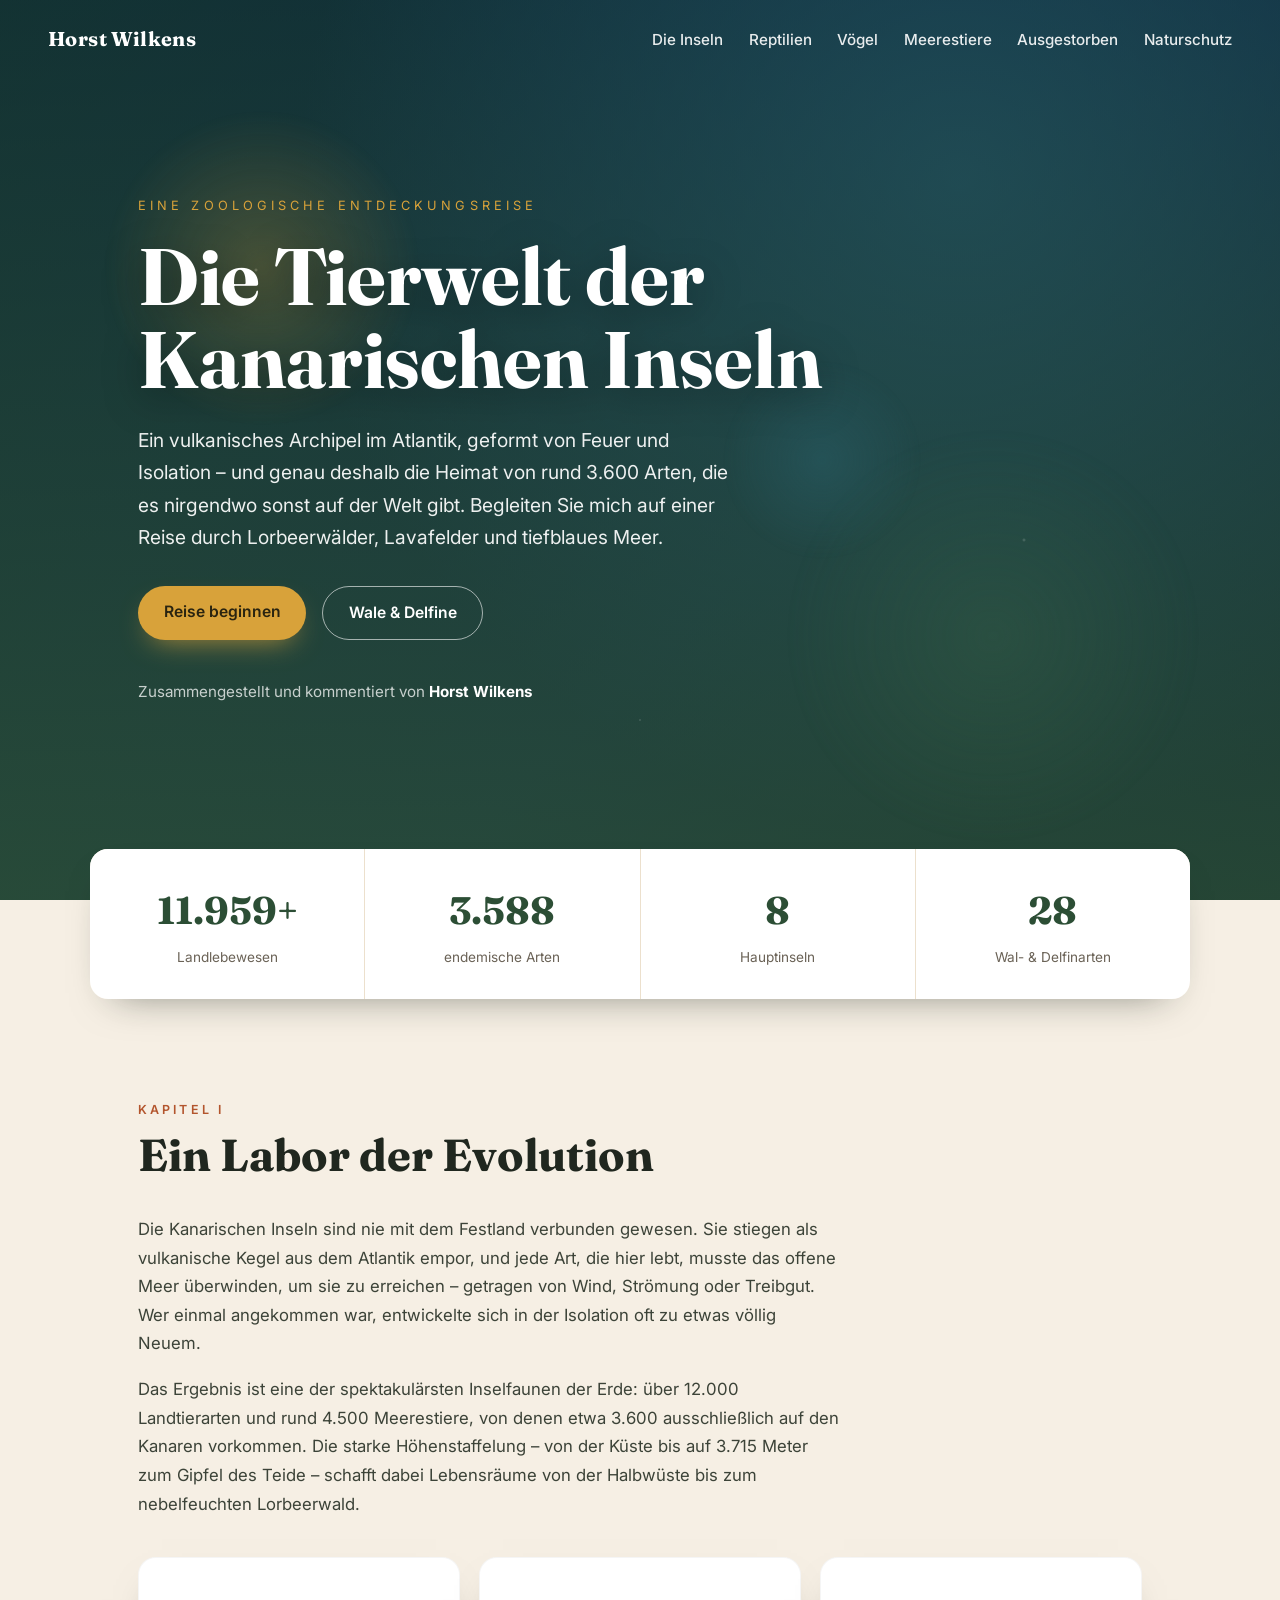
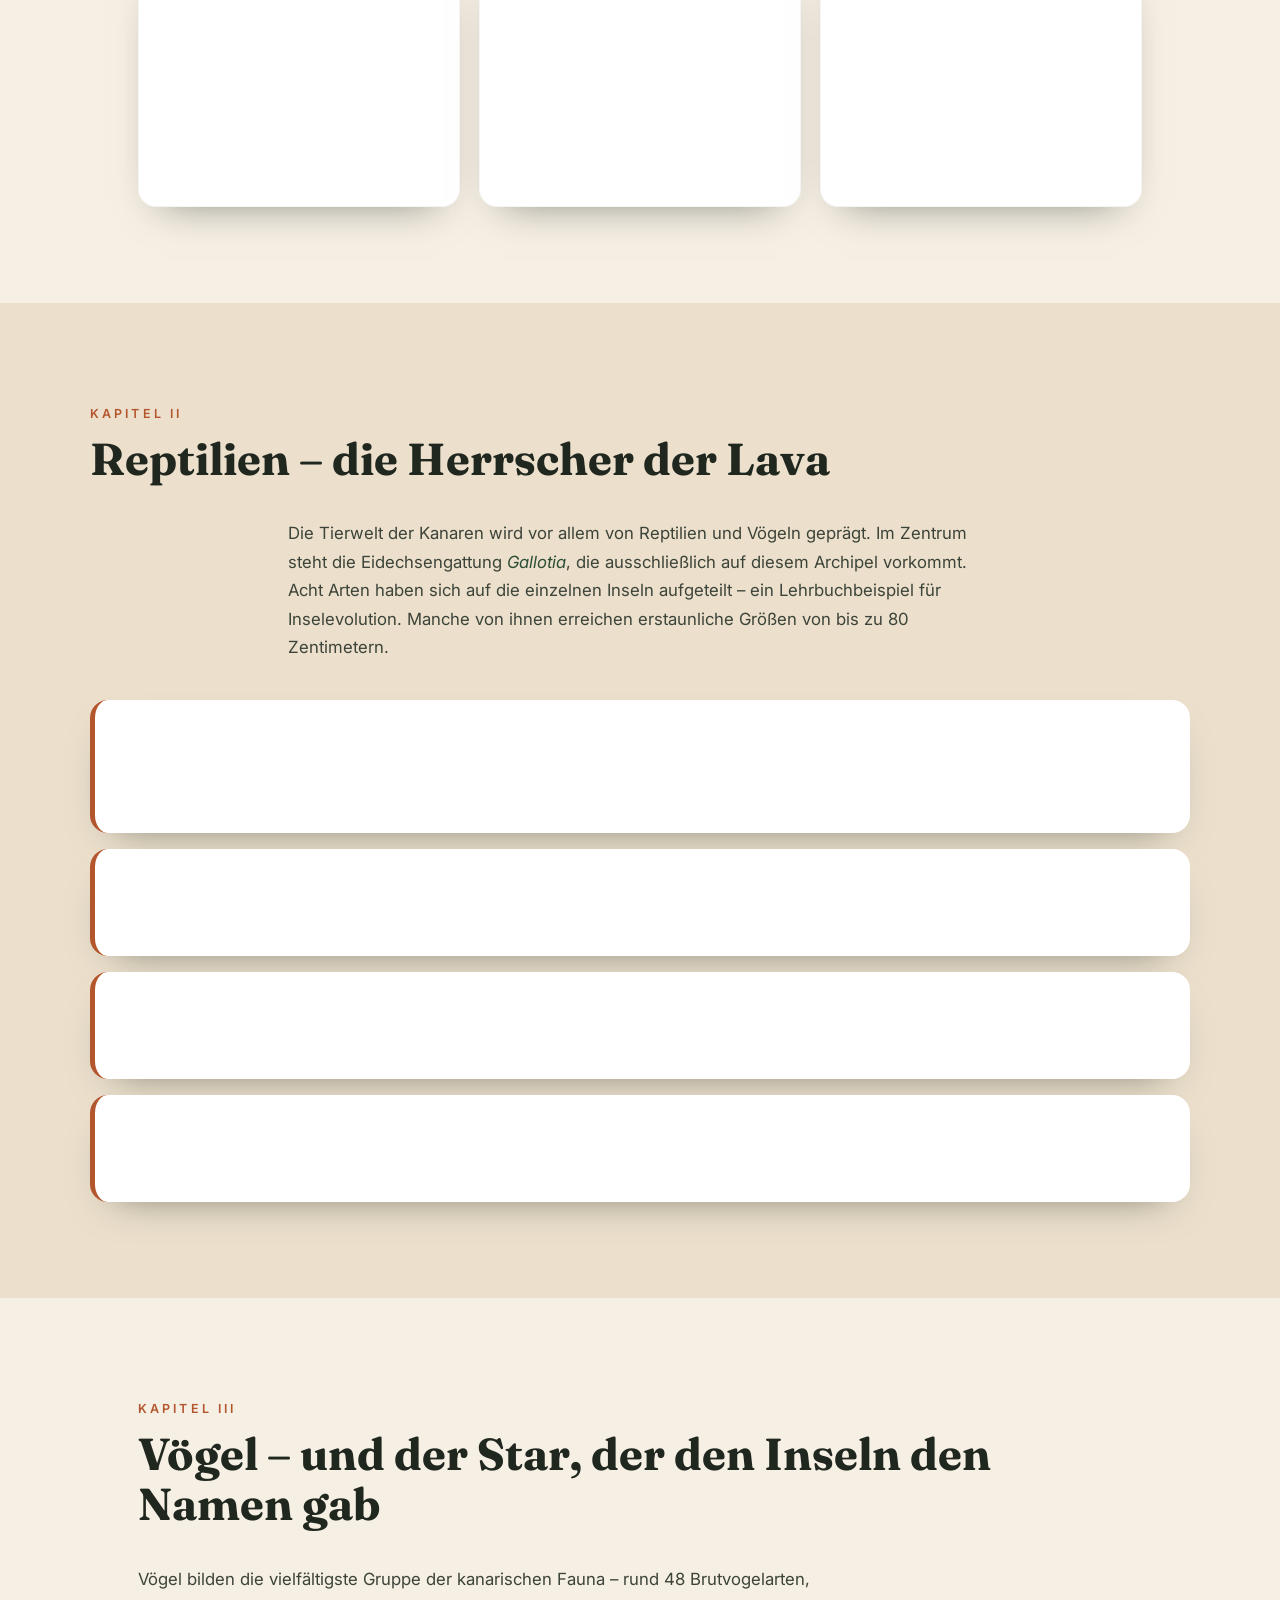
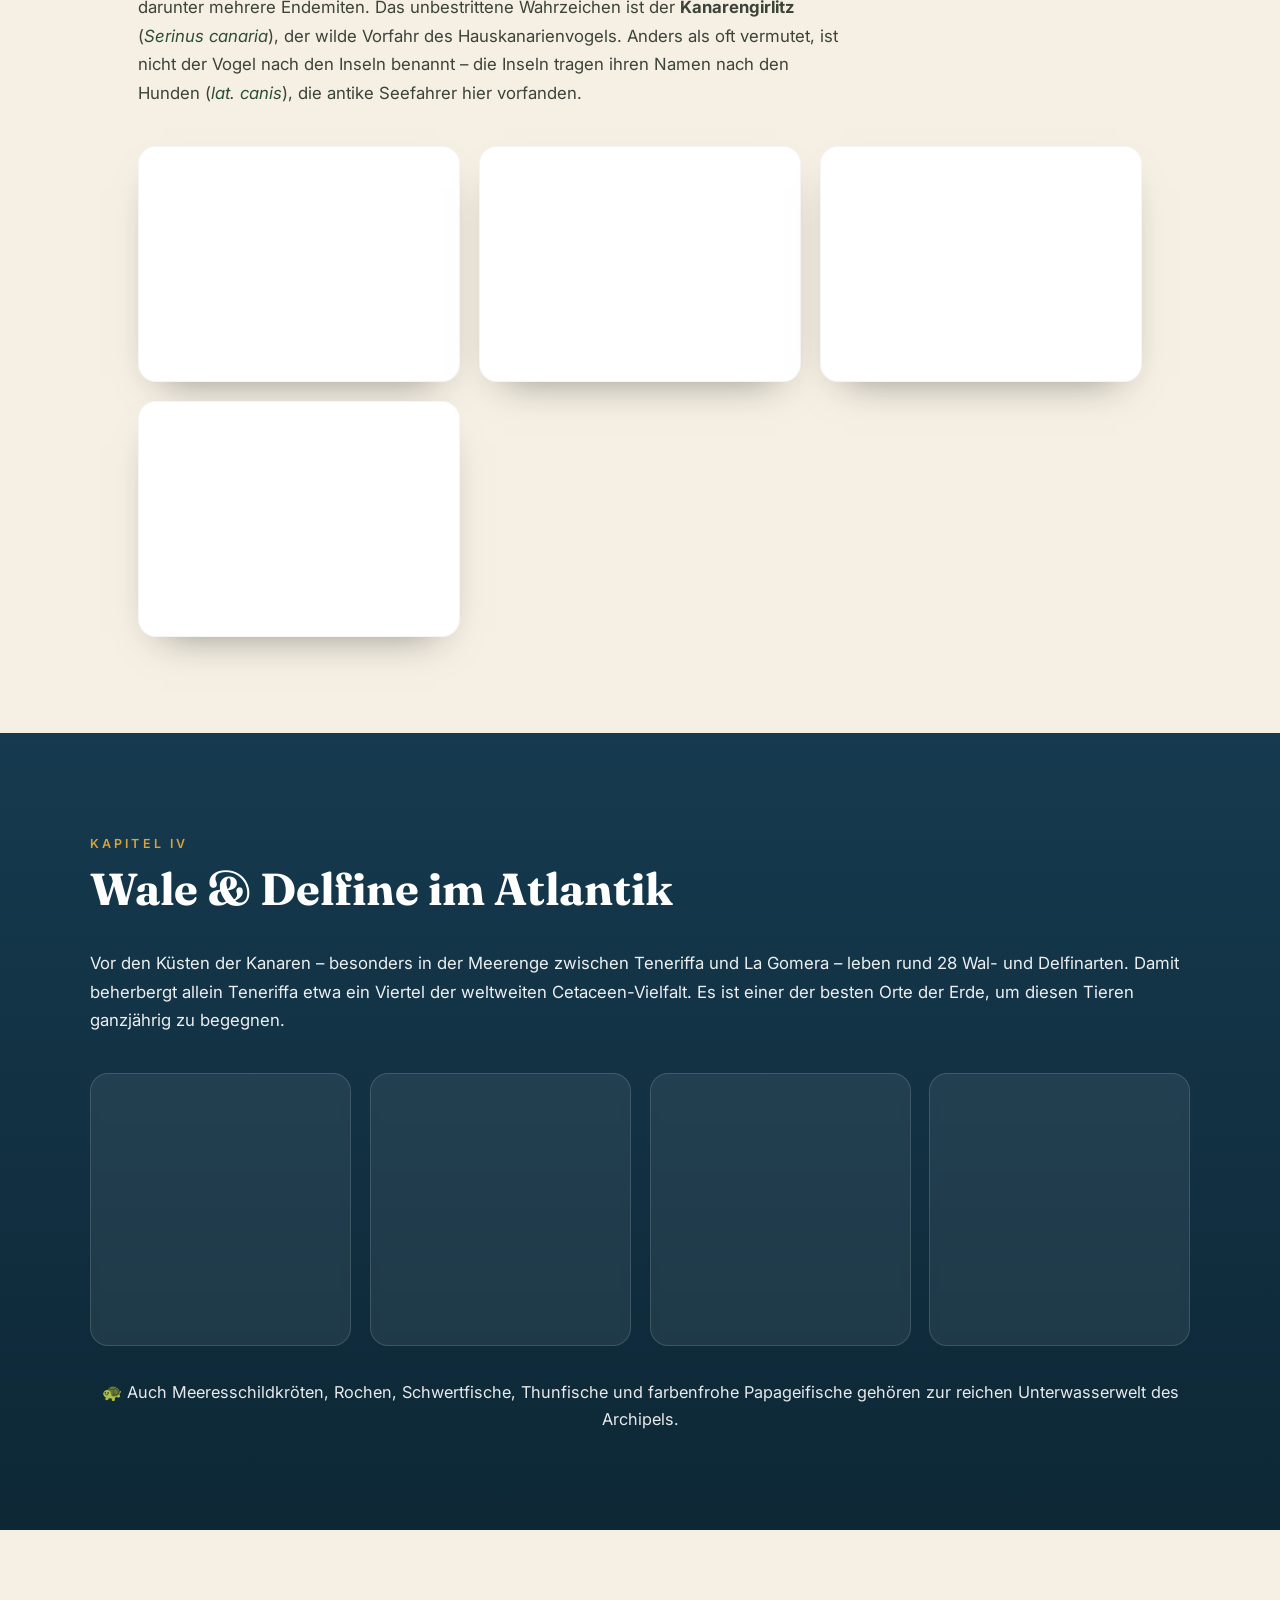
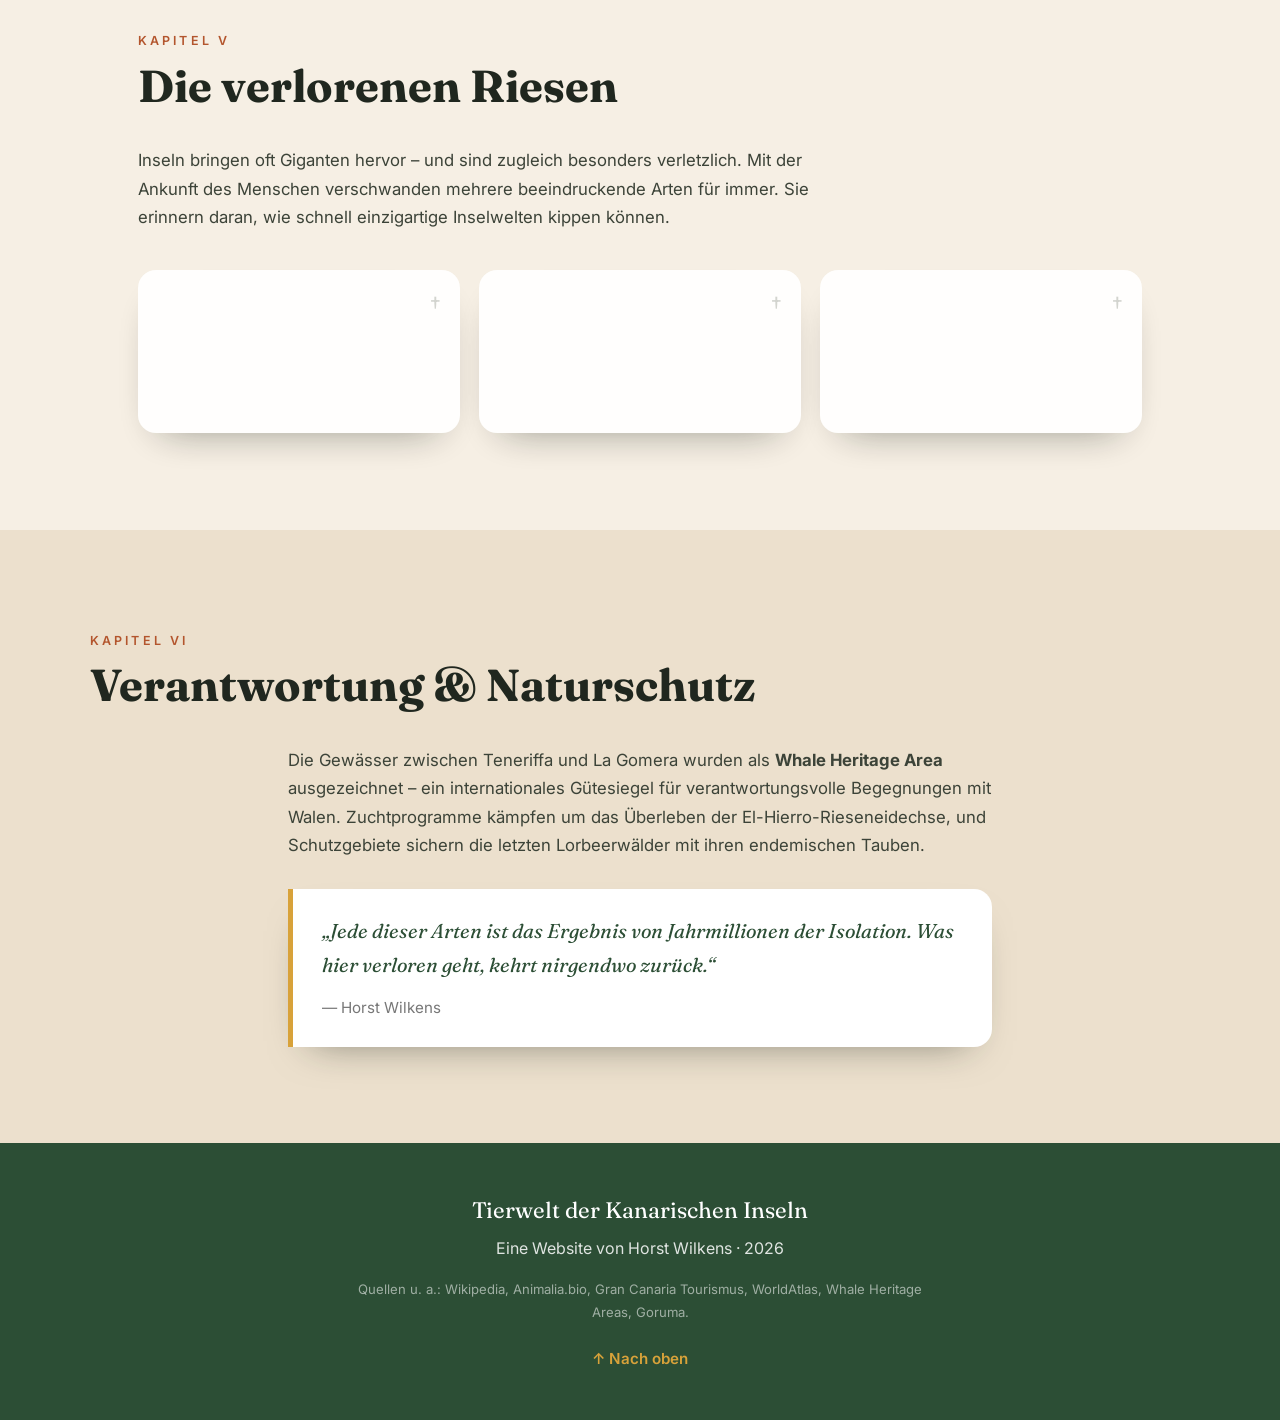
<file: index.html>
<!DOCTYPE html>
<html lang="de">
<head>
  <meta charset="UTF-8" />
  <meta name="viewport" content="width=device-width, initial-scale=1.0" />

  <!-- Primäres SEO -->
  <title>Tierwelt der Kanarischen Inseln | Horst Wilkens</title>
  <meta name="description" content="Eine zoologische Entdeckungsreise durch die einzigartige Fauna der Kanarischen Inseln: endemische Rieseneidechsen (Gallotia), der Kanarengirlitz, Wale und Delfine im Atlantik sowie ausgestorbene Inselriesen. Recherchiert und kommentiert von Horst Wilkens." />
  <meta name="keywords" content="Kanarische Inseln, Tierwelt, Fauna, endemische Arten, Gallotia, Rieseneidechse, Kanarengirlitz, Serinus canaria, Wale, Delfine, Grindwal, Teneriffa, Gran Canaria, Naturschutz, Horst Wilkens" />
  <meta name="author" content="Horst Wilkens" />
  <meta name="robots" content="index, follow, max-image-preview:large" />
  <meta name="theme-color" content="#163a4f" />
  <link rel="canonical" href="https://horst-wilkens.example/" />

  <!-- Open Graph -->
  <meta property="og:type" content="website" />
  <meta property="og:locale" content="de_DE" />
  <meta property="og:site_name" content="Tierwelt der Kanarischen Inseln" />
  <meta property="og:title" content="Tierwelt der Kanarischen Inseln | Horst Wilkens" />
  <meta property="og:description" content="Endemische Rieseneidechsen, der Kanarengirlitz, Wale und Delfine im Atlantik – eine zoologische Reise durch das Inselleben der Kanaren." />
  <meta property="og:url" content="https://horst-wilkens.example/" />
  <meta property="og:image" content="https://horst-wilkens.example/og-image.jpg" />
  <meta property="og:image:alt" content="Vulkanische Kanareninsel im Atlantik mit ihrer Tierwelt" />

  <!-- Twitter Card -->
  <meta name="twitter:card" content="summary_large_image" />
  <meta name="twitter:title" content="Tierwelt der Kanarischen Inseln | Horst Wilkens" />
  <meta name="twitter:description" content="Endemische Eidechsen, der Kanarengirlitz, Wale und Delfine – die einzigartige Fauna der Kanaren." />
  <meta name="twitter:image" content="https://horst-wilkens.example/og-image.jpg" />

  <link rel="preconnect" href="https://fonts.googleapis.com" />
  <link rel="preconnect" href="https://fonts.gstatic.com" crossorigin />
  <link href="https://fonts.googleapis.com/css2?family=Fraunces:opsz,wght@9..144,400;9..144,600;9..144,700&family=Inter:wght@400;500;600&display=swap" rel="stylesheet" />
  <link rel="stylesheet" href="styles.css" />

  <!-- Strukturierte Daten (Schema.org) -->
  <script type="application/ld+json">
  {
    "@context": "https://schema.org",
    "@type": "WebSite",
    "name": "Tierwelt der Kanarischen Inseln",
    "url": "https://horst-wilkens.example/",
    "inLanguage": "de",
    "description": "Eine zoologische Entdeckungsreise durch die Fauna der Kanarischen Inseln.",
    "author": {
      "@type": "Person",
      "name": "Horst Wilkens"
    },
    "about": [
      { "@type": "Thing", "name": "Tierwelt der Kanarischen Inseln" },
      { "@type": "Thing", "name": "Endemische Arten" },
      { "@type": "Thing", "name": "Wale und Delfine" }
    ]
  }
  </script>
</head>
<body>
  <header class="hero" id="top">
    <nav class="nav">
      <a class="nav__brand" href="#top">Horst&nbsp;Wilkens</a>
      <button class="nav__toggle" aria-label="Menü öffnen" aria-expanded="false">
        <span></span><span></span><span></span>
      </button>
      <ul class="nav__menu">
        <li><a href="#inseln">Die Inseln</a></li>
        <li><a href="#reptilien">Reptilien</a></li>
        <li><a href="#voegel">Vögel</a></li>
        <li><a href="#meer">Meerestiere</a></li>
        <li><a href="#ausgestorben">Ausgestorben</a></li>
        <li><a href="#schutz">Naturschutz</a></li>
      </ul>
    </nav>

    <div class="hero__layers" aria-hidden="true">
      <span class="hero__layer hero__layer--1" data-depth="40"></span>
      <span class="hero__layer hero__layer--2" data-depth="70"></span>
      <span class="hero__layer hero__layer--3" data-depth="25"></span>
    </div>

    <div class="hero__inner">
      <p class="hero__eyebrow">Eine zoologische Entdeckungsreise</p>
      <h1 class="hero__title">Die Tierwelt der<br />Kanarischen Inseln</h1>
      <p class="hero__lead">
        Ein vulkanisches Archipel im Atlantik, geformt von Feuer und Isolation –
        und genau deshalb die Heimat von rund 3.600 Arten, die es nirgendwo
        sonst auf der Welt gibt. Begleiten Sie mich auf einer Reise durch
        Lorbeerwälder, Lavafelder und tiefblaues Meer.
      </p>
      <div class="hero__actions">
        <a class="btn btn--primary" href="#inseln">Reise beginnen</a>
        <a class="btn btn--ghost" href="#meer">Wale &amp; Delfine</a>
      </div>
      <p class="hero__by">Zusammengestellt und kommentiert von <strong>Horst Wilkens</strong></p>
    </div>
    <div class="hero__scroll" aria-hidden="true">↓ scrollen</div>
  </header>

  <main>
    <!-- FAKTEN -->
    <section class="stats" aria-label="Zahlen und Fakten">
      <div class="stats__item">
        <span class="stats__num" data-count="12000">12.000+</span>
        <span class="stats__label">Landlebewesen</span>
      </div>
      <div class="stats__item">
        <span class="stats__num" data-count="3600">3.600</span>
        <span class="stats__label">endemische Arten</span>
      </div>
      <div class="stats__item">
        <span class="stats__num" data-count="8">8</span>
        <span class="stats__label">Hauptinseln</span>
      </div>
      <div class="stats__item">
        <span class="stats__num" data-count="28">28</span>
        <span class="stats__label">Wal- &amp; Delfinarten</span>
      </div>
    </section>

    <!-- DIE INSELN -->
    <section class="section" id="inseln">
      <div class="section__head">
        <span class="section__kicker">Kapitel I</span>
        <h2>Ein Labor der Evolution</h2>
      </div>
      <div class="prose">
        <p>
          Die Kanarischen Inseln sind nie mit dem Festland verbunden gewesen.
          Sie stiegen als vulkanische Kegel aus dem Atlantik empor, und jede Art,
          die hier lebt, musste das offene Meer überwinden, um sie zu erreichen –
          getragen von Wind, Strömung oder Treibgut. Wer einmal angekommen war,
          entwickelte sich in der Isolation oft zu etwas völlig Neuem.
        </p>
        <p>
          Das Ergebnis ist eine der spektakulärsten Inselfaunen der Erde: über
          12.000 Landtierarten und rund 4.500 Meerestiere, von denen etwa 3.600
          ausschließlich auf den Kanaren vorkommen. Die starke Höhenstaffelung –
          von der Küste bis auf 3.715 Meter zum Gipfel des Teide – schafft dabei
          Lebensräume von der Halbwüste bis zum nebelfeuchten Lorbeerwald.
        </p>
      </div>
      <div class="card-grid">
        <article class="island-card">
          <h3>Lorbeerwald (Laurisilva)</h3>
          <p>Ein Relikt der Tertiärzeit, das in Europa längst verschwunden ist. Nebelfeuchte Wälder auf La Gomera, Teneriffa und La Palma beherbergen Tauben und Insekten, die es nur hier gibt.</p>
        </article>
        <article class="island-card">
          <h3>Vulkanische Halbwüste</h3>
          <p>Auf Lanzarote und Fuerteventura herrscht karge Lavalandschaft. Genau hier fühlen sich Eidechsen, Skinke und die seltene Kragentrappe besonders wohl.</p>
        </article>
        <article class="island-card">
          <h3>Der Atlantik</h3>
          <p>Der kühle Kanarenstrom und Auftriebswasser von der afrikanischen Küste machen die Gewässer zu einem der artenreichsten Wal-Reviere der Welt.</p>
        </article>
      </div>
    </section>

    <!-- REPTILIEN -->
    <section class="section section--alt" id="reptilien">
      <div class="section__head">
        <span class="section__kicker">Kapitel II</span>
        <h2>Reptilien – die Herrscher der Lava</h2>
      </div>
      <div class="prose">
        <p>
          Die Tierwelt der Kanaren wird vor allem von Reptilien und Vögeln geprägt.
          Im Zentrum steht die Eidechsengattung <em>Gallotia</em>, die ausschließlich
          auf diesem Archipel vorkommt. Acht Arten haben sich auf die einzelnen
          Inseln aufgeteilt – ein Lehrbuchbeispiel für Inselevolution. Manche von
          ihnen erreichen erstaunliche Größen von bis zu 80 Zentimetern.
        </p>
      </div>
      <ul class="species-list">
        <li class="species">
          <div class="species__icon">🦎</div>
          <div>
            <h3>Gran-Canaria-Rieseneidechse</h3>
            <p><em>Gallotia stehlini</em> – mit bis zu 80 cm Gesamtlänge die größte lebende Art der Gattung. Ein imposanter, kräftiger Pflanzen- und Insektenfresser.</p>
          </div>
        </li>
        <li class="species">
          <div class="species__icon">🦎</div>
          <div>
            <h3>El-Hierro-Rieseneidechse</h3>
            <p><em>Gallotia simonyi</em> – etwas kleiner (bis 60 cm) und stark vom Aussterben bedroht. Nur durch intensive Zuchtprogramme noch zu retten.</p>
          </div>
        </li>
        <li class="species">
          <div class="species__icon">🦎</div>
          <div>
            <h3>Kanareneidechse</h3>
            <p><em>Gallotia galloti</em> – die häufige, allgegenwärtige Art auf Teneriffa und La Palma. Männchen tragen leuchtend blaue Kehlflecken.</p>
          </div>
        </li>
        <li class="species">
          <div class="species__icon">🦎</div>
          <div>
            <h3>Kanaren-Skink &amp; Mauergecko</h3>
            <p>Der Gran-Canaria-Skink und Boettgers Kanaren-Mauergecko ergänzen die endemische Reptilienfauna in Spalten und unter Steinen.</p>
          </div>
        </li>
      </ul>
    </section>

    <!-- VÖGEL -->
    <section class="section" id="voegel">
      <div class="section__head">
        <span class="section__kicker">Kapitel III</span>
        <h2>Vögel – und der Star, der den Inseln den Namen gab</h2>
      </div>
      <div class="prose">
        <p>
          Vögel bilden die vielfältigste Gruppe der kanarischen Fauna – rund 48
          Brutvogelarten, darunter mehrere Endemiten. Das unbestrittene Wahrzeichen
          ist der <strong>Kanarengirlitz</strong> (<em>Serinus canaria</em>), der
          wilde Vorfahr des Hauskanarienvogels. Anders als oft vermutet, ist nicht
          der Vogel nach den Inseln benannt – die Inseln tragen ihren Namen nach
          den Hunden (<em>lat. canis</em>), die antike Seefahrer hier vorfanden.
        </p>
      </div>
      <div class="card-grid">
        <article class="bird-card">
          <span class="bird-card__emoji">🐦</span>
          <h3>Kanarengirlitz</h3>
          <p><em>Serinus canaria.</em> Der unscheinbare graugrüne Wildvogel, dessen Gesang ihn weltberühmt machte.</p>
        </article>
        <article class="bird-card">
          <span class="bird-card__emoji">🕊️</span>
          <h3>Lorbeer- &amp; Bolle-Taube</h3>
          <p>Zwei Taubenarten (<em>turqué</em> und <em>rabiche</em>), die ausschließlich in den Lorbeerwäldern leben.</p>
        </article>
        <article class="bird-card">
          <span class="bird-card__emoji">💙</span>
          <h3>Teneriffa-Blaufink</h3>
          <p>Ein stahlblauer Fink der Kiefernwälder – das gefiederte Symbol der Insel Teneriffa.</p>
        </article>
        <article class="bird-card">
          <span class="bird-card__emoji">🪶</span>
          <h3>Kanaren-Schwarzkehlchen</h3>
          <p>Endemisch auf Fuerteventura, eine der seltensten Singvogelarten Europas.</p>
        </article>
      </div>
    </section>

    <!-- MEER -->
    <section class="section section--ocean" id="meer">
      <div class="section__head">
        <span class="section__kicker">Kapitel IV</span>
        <h2>Wale &amp; Delfine im Atlantik</h2>
      </div>
      <div class="prose prose--light">
        <p>
          Vor den Küsten der Kanaren – besonders in der Meerenge zwischen
          Teneriffa und La Gomera – leben rund 28 Wal- und Delfinarten. Damit
          beherbergt allein Teneriffa etwa ein Viertel der weltweiten
          Cetaceen-Vielfalt. Es ist einer der besten Orte der Erde, um diesen
          Tieren ganzjährig zu begegnen.
        </p>
      </div>
      <div class="ocean-grid">
        <article class="ocean-card">
          <h3>Grindwal</h3>
          <p class="ocean-card__meta">Ganzjährig · Standwal</p>
          <p>Der Kurzflossen-Grindwal lebt das ganze Jahr in stabilen Familienverbänden zwischen den Inseln – auf 99 % aller Beobachtungsfahrten zu sehen.</p>
        </article>
        <article class="ocean-card">
          <h3>Große Tümmler</h3>
          <p class="ocean-card__meta">Ganzjährig · Delfin</p>
          <p>Die wohl bekannteste Delfinart, neugierig und gesellig. Auf über 70 % der Touren begegnet man ihr.</p>
        </article>
        <article class="ocean-card">
          <h3>Finn- &amp; Buckelwale</h3>
          <p class="ocean-card__meta">November–April · Wanderer</p>
          <p>Auf ihren Wanderungen ziehen im Winter und Frühjahr auch riesige Bartenwale an den Inseln vorbei.</p>
        </article>
        <article class="ocean-card">
          <h3>Pottwal</h3>
          <p class="ocean-card__meta">Tieftaucher</p>
          <p>Bis zu 20 Meter lang. Selbst Blauwale und Orcas wurden in den kanarischen Gewässern schon gesichtet.</p>
        </article>
      </div>
      <p class="ocean-note">
        🐢 Auch Meeresschildkröten, Rochen, Schwertfische, Thunfische und farbenfrohe
        Papageifische gehören zur reichen Unterwasserwelt des Archipels.
      </p>
    </section>

    <!-- AUSGESTORBEN -->
    <section class="section" id="ausgestorben">
      <div class="section__head">
        <span class="section__kicker">Kapitel V</span>
        <h2>Die verlorenen Riesen</h2>
      </div>
      <div class="prose">
        <p>
          Inseln bringen oft Giganten hervor – und sind zugleich besonders
          verletzlich. Mit der Ankunft des Menschen verschwanden mehrere
          beeindruckende Arten für immer. Sie erinnern daran, wie schnell
          einzigartige Inselwelten kippen können.
        </p>
      </div>
      <div class="extinct-row">
        <div class="extinct-card">
          <h3>Goliath-Rieseneidechse</h3>
          <p><em>Gallotia goliath</em> – eine ausgestorbene Eidechse, deutlich größer als alle heute lebenden Arten.</p>
        </div>
        <div class="extinct-card">
          <h3>Kanaren-Riesenratte</h3>
          <p><em>Canariomys bravoi</em> – eine katzengroße Nagerart, die einst die Wälder Teneriffas bewohnte.</p>
        </div>
        <div class="extinct-card">
          <h3>Riesenschildkröte</h3>
          <p><em>Geochelone burchardi</em> – eine landlebende Riesenschildkröte des kanarischen Archipels.</p>
        </div>
      </div>
    </section>

    <!-- NATURSCHUTZ -->
    <section class="section section--alt" id="schutz">
      <div class="section__head">
        <span class="section__kicker">Kapitel VI</span>
        <h2>Verantwortung &amp; Naturschutz</h2>
      </div>
      <div class="prose">
        <p>
          Die Gewässer zwischen Teneriffa und La Gomera wurden als
          <strong>Whale Heritage Area</strong> ausgezeichnet – ein internationales
          Gütesiegel für verantwortungsvolle Begegnungen mit Walen. Zuchtprogramme
          kämpfen um das Überleben der El-Hierro-Rieseneidechse, und Schutzgebiete
          sichern die letzten Lorbeerwälder mit ihren endemischen Tauben.
        </p>
        <blockquote class="quote">
          „Jede dieser Arten ist das Ergebnis von Jahrmillionen der Isolation.
          Was hier verloren geht, kehrt nirgendwo zurück.“
          <cite>— Horst Wilkens</cite>
        </blockquote>
      </div>
    </section>
  </main>

  <footer class="footer">
    <div class="footer__inner">
      <p class="footer__title">Tierwelt der Kanarischen Inseln</p>
      <p class="footer__by">Eine Website von Horst Wilkens · 2026</p>
      <p class="footer__sources">
        Quellen u.&nbsp;a.: Wikipedia, Animalia.bio, Gran Canaria Tourismus,
        WorldAtlas, Whale Heritage Areas, Goruma.
      </p>
      <a class="footer__top" href="#top">↑ Nach oben</a>
    </div>
  </footer>

  <script src="script.js"></script>
</body>
</html>
</file>
<file: styles.css>
:root {
  --sand: #f6efe4;
  --sand-deep: #ece0cd;
  --ink: #20271f;
  --ink-soft: #4a564544;
  --moss: #3f6b4a;
  --moss-deep: #2c4e35;
  --lava: #b3552d;
  --ocean: #163a4f;
  --ocean-deep: #0d2735;
  --gold: #d8a23a;
  --radius: 18px;
  --maxw: 1100px;
  --shadow: 0 18px 40px -24px rgba(20, 30, 20, 0.55);
}

* { box-sizing: border-box; margin: 0; padding: 0; }

html { scroll-behavior: smooth; }

body {
  font-family: "Inter", system-ui, sans-serif;
  color: var(--ink);
  background: var(--sand);
  line-height: 1.7;
  -webkit-font-smoothing: antialiased;
}

h1, h2, h3, .hero__brand { font-family: "Fraunces", Georgia, serif; }

/* ---------- NAV ---------- */
.nav {
  position: absolute;
  top: 0; left: 0; right: 0;
  z-index: 20;
  display: flex;
  align-items: center;
  justify-content: space-between;
  padding: 1.4rem clamp(1.2rem, 4vw, 3rem);
}
.nav__brand {
  font-family: "Fraunces", serif;
  font-weight: 700;
  font-size: 1.25rem;
  color: #fff;
  text-decoration: none;
  letter-spacing: 0.02em;
}
.nav__menu {
  display: flex;
  gap: 1.6rem;
  list-style: none;
}
.nav__menu a {
  color: rgba(255, 255, 255, 0.9);
  text-decoration: none;
  font-size: 0.95rem;
  font-weight: 500;
  padding-bottom: 3px;
  border-bottom: 2px solid transparent;
  transition: border-color 0.2s, color 0.2s;
}
.nav__menu a:hover { border-color: var(--gold); color: #fff; }
.nav__toggle {
  display: none;
  flex-direction: column;
  gap: 5px;
  background: none;
  border: 0;
  cursor: pointer;
}
.nav__toggle span {
  width: 26px; height: 2px;
  background: #fff;
  border-radius: 2px;
  transition: transform 0.25s, opacity 0.25s;
}

/* ---------- HERO ---------- */
.hero {
  position: relative;
  min-height: 100vh;
  display: flex;
  flex-direction: column;
  justify-content: center;
  color: #fff;
  overflow: hidden;
  background:
    linear-gradient(180deg, rgba(13, 39, 53, 0.55), rgba(44, 78, 53, 0.78)),
    radial-gradient(circle at 75% 20%, #2f6f7e, transparent 55%),
    linear-gradient(135deg, #1a4030, #163a4f 60%, #0d2735);
}
.hero::after {
  content: "";
  position: absolute;
  inset: 0;
  background-image:
    radial-gradient(2px 2px at 20% 30%, rgba(255,255,255,0.35), transparent),
    radial-gradient(2px 2px at 80% 60%, rgba(255,255,255,0.25), transparent),
    radial-gradient(1.5px 1.5px at 50% 80%, rgba(255,255,255,0.2), transparent);
  pointer-events: none;
}
.hero__inner {
  position: relative;
  z-index: 5;
  max-width: var(--maxw);
  width: 100%;
  margin: 0 auto;
  padding: 0 clamp(1.2rem, 4vw, 3rem);
}
.hero__eyebrow {
  text-transform: uppercase;
  letter-spacing: 0.32em;
  font-size: 0.8rem;
  color: var(--gold);
  margin-bottom: 1.1rem;
}
.hero__title {
  font-size: clamp(2.6rem, 7vw, 5rem);
  font-weight: 700;
  line-height: 1.04;
  margin-bottom: 1.4rem;
  text-shadow: 0 10px 40px rgba(0,0,0,0.35);
}
.hero__lead {
  max-width: 38rem;
  font-size: clamp(1rem, 1.6vw, 1.2rem);
  color: rgba(255,255,255,0.92);
  margin-bottom: 2rem;
}
.hero__actions { display: flex; gap: 1rem; flex-wrap: wrap; margin-bottom: 2.4rem; }
.hero__by { font-size: 0.95rem; color: rgba(255,255,255,0.75); }
.hero__by strong { color: #fff; }
.hero__scroll {
  position: absolute;
  bottom: 1.6rem; left: 50%;
  transform: translateX(-50%);
  z-index: 5;
  font-size: 0.8rem;
  letter-spacing: 0.2em;
  text-transform: uppercase;
  color: rgba(255,255,255,0.7);
  animation: bob 2s ease-in-out infinite;
}
@keyframes bob { 0%,100% { transform: translate(-50%, 0); } 50% { transform: translate(-50%, 8px); } }

/* ---------- BUTTONS ---------- */
.btn {
  display: inline-block;
  padding: 0.8rem 1.6rem;
  border-radius: 999px;
  font-weight: 600;
  font-size: 0.98rem;
  text-decoration: none;
  transition: transform 0.18s, box-shadow 0.18s, background 0.18s;
}
.btn--primary { background: var(--gold); color: #2a2410; box-shadow: 0 12px 28px -12px rgba(216,162,58,0.8); }
.btn--primary:hover { transform: translateY(-2px); box-shadow: 0 16px 34px -12px rgba(216,162,58,0.9); }
.btn--ghost { border: 1.5px solid rgba(255,255,255,0.6); color: #fff; }
.btn--ghost:hover { background: rgba(255,255,255,0.12); transform: translateY(-2px); }

/* ---------- STATS ---------- */
.stats {
  max-width: var(--maxw);
  margin: -3.2rem auto 0;
  position: relative;
  z-index: 8;
  display: grid;
  grid-template-columns: repeat(4, 1fr);
  gap: 1px;
  background: var(--sand-deep);
  border-radius: var(--radius);
  overflow: hidden;
  box-shadow: var(--shadow);
}
.stats__item {
  background: #fff;
  padding: 1.8rem 1rem;
  text-align: center;
}
.stats__num {
  display: block;
  font-family: "Fraunces", serif;
  font-size: clamp(1.6rem, 3vw, 2.4rem);
  font-weight: 700;
  color: var(--moss-deep);
}
.stats__label { font-size: 0.85rem; color: #6a6256; }

/* ---------- SECTIONS ---------- */
.section {
  max-width: var(--maxw);
  margin: 0 auto;
  padding: clamp(3.5rem, 8vw, 6rem) clamp(1.2rem, 4vw, 3rem);
}
.section--alt { max-width: none; background: var(--sand-deep); }
.section--alt > * { max-width: var(--maxw); margin-left: auto; margin-right: auto; }
.section__head { margin-bottom: 2.2rem; }
.section__kicker {
  display: inline-block;
  text-transform: uppercase;
  letter-spacing: 0.25em;
  font-size: 0.78rem;
  font-weight: 600;
  color: var(--lava);
  margin-bottom: 0.6rem;
}
.section__head h2 {
  font-size: clamp(1.8rem, 4vw, 2.8rem);
  line-height: 1.12;
  color: var(--ink);
}
.prose { max-width: 44rem; }
.prose p { margin-bottom: 1.1rem; font-size: 1.05rem; color: #3c4338; }
.prose--light p { color: rgba(255,255,255,0.92); }
.prose em { color: var(--moss-deep); font-style: italic; }
.prose--light em { color: var(--gold); }

/* ---------- CARD GRID ---------- */
.card-grid {
  margin-top: 2.4rem;
  display: grid;
  grid-template-columns: repeat(auto-fit, minmax(240px, 1fr));
  gap: 1.2rem;
}
.island-card, .bird-card {
  background: #fff;
  border-radius: var(--radius);
  padding: 1.6rem;
  box-shadow: var(--shadow);
  border: 1px solid rgba(0,0,0,0.04);
  transition: transform 0.2s;
}
.island-card:hover, .bird-card:hover { transform: translateY(-4px); }
.island-card h3, .bird-card h3 { font-size: 1.2rem; margin-bottom: 0.5rem; color: var(--moss-deep); }
.island-card p, .bird-card p { font-size: 0.96rem; color: #555; }
.bird-card { text-align: center; }
.bird-card__emoji { font-size: 2rem; display: block; margin-bottom: 0.6rem; }

/* ---------- SPECIES LIST ---------- */
.species-list { margin-top: 2.4rem; display: grid; gap: 1rem; list-style: none; }
.species {
  display: flex;
  gap: 1.2rem;
  align-items: flex-start;
  background: #fff;
  border-radius: var(--radius);
  padding: 1.4rem 1.6rem;
  box-shadow: var(--shadow);
  border-left: 5px solid var(--lava);
}
.species__icon { font-size: 2rem; line-height: 1; flex-shrink: 0; }
.species h3 { font-size: 1.15rem; margin-bottom: 0.3rem; color: var(--ink); }
.species p { font-size: 0.96rem; color: #555; }

/* ---------- OCEAN ---------- */
.section--ocean {
  max-width: none;
  background: linear-gradient(180deg, var(--ocean), var(--ocean-deep));
  color: #fff;
}
.section--ocean > * { max-width: var(--maxw); margin-left: auto; margin-right: auto; }
.section--ocean .section__head h2 { color: #fff; }
.section--ocean .section__kicker { color: var(--gold); }
.ocean-grid {
  margin-top: 2.4rem;
  display: grid;
  grid-template-columns: repeat(auto-fit, minmax(220px, 1fr));
  gap: 1.2rem;
}
.ocean-card {
  background: rgba(255,255,255,0.07);
  border: 1px solid rgba(255,255,255,0.14);
  border-radius: var(--radius);
  padding: 1.5rem;
  backdrop-filter: blur(4px);
  transition: transform 0.2s, background 0.2s;
}
.ocean-card:hover { transform: translateY(-4px); background: rgba(255,255,255,0.12); }
.ocean-card h3 { font-size: 1.2rem; margin-bottom: 0.3rem; }
.ocean-card__meta {
  font-size: 0.78rem;
  text-transform: uppercase;
  letter-spacing: 0.12em;
  color: var(--gold);
  margin-bottom: 0.6rem;
}
.ocean-card p:last-child { font-size: 0.95rem; color: rgba(255,255,255,0.85); }
.ocean-note {
  margin-top: 2rem;
  text-align: center;
  font-size: 1.02rem;
  color: rgba(255,255,255,0.9);
}

/* ---------- EXTINCT ---------- */
.extinct-row {
  margin-top: 2.4rem;
  display: grid;
  grid-template-columns: repeat(auto-fit, minmax(230px, 1fr));
  gap: 1.2rem;
}
.extinct-card {
  background: #fff;
  border-radius: var(--radius);
  padding: 1.5rem;
  box-shadow: var(--shadow);
  position: relative;
  opacity: 0.92;
}
.extinct-card::before {
  content: "†";
  position: absolute;
  top: 1rem; right: 1.2rem;
  font-size: 1.4rem;
  color: var(--ink-soft);
}
.extinct-card h3 { font-size: 1.15rem; margin-bottom: 0.4rem; color: #555; }
.extinct-card p { font-size: 0.95rem; color: #777; }

/* ---------- QUOTE ---------- */
.quote {
  margin-top: 1.8rem;
  padding: 1.6rem 1.8rem;
  border-left: 5px solid var(--gold);
  background: #fff;
  border-radius: 0 var(--radius) var(--radius) 0;
  font-family: "Fraunces", serif;
  font-size: 1.25rem;
  font-style: italic;
  color: var(--moss-deep);
  box-shadow: var(--shadow);
}
.quote cite {
  display: block;
  margin-top: 0.8rem;
  font-size: 0.95rem;
  font-style: normal;
  font-family: "Inter", sans-serif;
  color: #777;
}

/* ---------- FOOTER ---------- */
.footer {
  background: var(--moss-deep);
  color: rgba(255,255,255,0.85);
  text-align: center;
  padding: 3rem 1.5rem;
}
.footer__title { font-family: "Fraunces", serif; font-size: 1.4rem; color: #fff; margin-bottom: 0.4rem; }
.footer__by { margin-bottom: 1rem; }
.footer__sources { font-size: 0.82rem; color: rgba(255,255,255,0.55); max-width: 36rem; margin: 0 auto 1.4rem; }
.footer__top {
  color: var(--gold);
  text-decoration: none;
  font-weight: 600;
  font-size: 0.95rem;
}
.footer__top:hover { text-decoration: underline; }

/* ---------- 3D-EFFEKTE ---------- */
/* Perspektive auf die Karten-Container, damit Kind-Karten räumlich kippen */
.card-grid,
.species-list,
.ocean-grid,
.extinct-row {
  perspective: 1100px;
}

/* Karten, die per JS in 3D gekippt werden */
.island-card,
.bird-card,
.ocean-card,
.extinct-card,
.species {
  transform-style: preserve-3d;
  will-change: transform;
  transition: transform 0.3s cubic-bezier(0.22, 1, 0.36, 1), box-shadow 0.3s;
}
.tilt--active {
  transition: transform 0.08s linear;
}

/* Inhalte heben sich beim Kippen leicht aus der Karte heraus */
.island-card h3, .bird-card h3, .ocean-card h3, .extinct-card h3, .species h3 {
  transform: translateZ(28px);
}
.bird-card__emoji, .species__icon {
  transform: translateZ(45px);
}
.island-card p, .bird-card p, .ocean-card p, .extinct-card p, .species p {
  transform: translateZ(14px);
}

/* Glanzlicht, das der Maus folgt */
.island-card, .bird-card, .ocean-card, .extinct-card, .species { position: relative; }
.island-card::after, .bird-card::after, .ocean-card::after,
.extinct-card::after, .species::after {
  content: "";
  position: absolute;
  inset: 0;
  border-radius: inherit;
  pointer-events: none;
  background: radial-gradient(
    circle at var(--mx, 50%) var(--my, 50%),
    rgba(255, 255, 255, 0.35),
    transparent 45%
  );
  opacity: 0;
  transition: opacity 0.3s;
  mix-blend-mode: soft-light;
}
.tilt--active::after { opacity: 1; }

/* 3D-Parallax im Hero */
.hero { perspective: 900px; }
.hero__layers {
  position: absolute;
  inset: 0;
  z-index: 1;
  transform-style: preserve-3d;
  pointer-events: none;
}
.hero__layer {
  position: absolute;
  border-radius: 50%;
  filter: blur(2px);
  opacity: 0.5;
  transition: transform 0.2s ease-out;
}
.hero__layer--1 { width: 320px; height: 320px; top: 12%; left: 8%;  background: radial-gradient(circle, rgba(216,162,58,0.5), transparent 70%); }
.hero__layer--2 { width: 420px; height: 420px; bottom: 6%; right: 6%; background: radial-gradient(circle, rgba(63,107,74,0.55), transparent 70%); }
.hero__layer--3 { width: 200px; height: 200px; top: 40%; right: 28%; background: radial-gradient(circle, rgba(47,111,126,0.6), transparent 70%); }
.hero__inner { transform-style: preserve-3d; }

/* ---------- REVEAL ---------- */
.reveal { opacity: 0; transform: translateY(24px); transition: opacity 0.6s ease, transform 0.6s ease; }
.reveal.is-visible { opacity: 1; transform: none; }

/* ---------- RESPONSIVE ---------- */
@media (max-width: 760px) {
  .nav__toggle { display: flex; }
  .nav__menu {
    position: absolute;
    top: 100%; right: clamp(1.2rem, 4vw, 3rem);
    flex-direction: column;
    gap: 0.4rem;
    background: var(--moss-deep);
    padding: 1rem 1.4rem;
    border-radius: 14px;
    box-shadow: var(--shadow);
    display: none;
  }
  .nav__menu.is-open { display: flex; }
  .stats { grid-template-columns: repeat(2, 1fr); }
}
@media (prefers-reduced-motion: reduce) {
  * { animation: none !important; scroll-behavior: auto; }
  .reveal { opacity: 1; transform: none; transition: none; }
}
</file>
